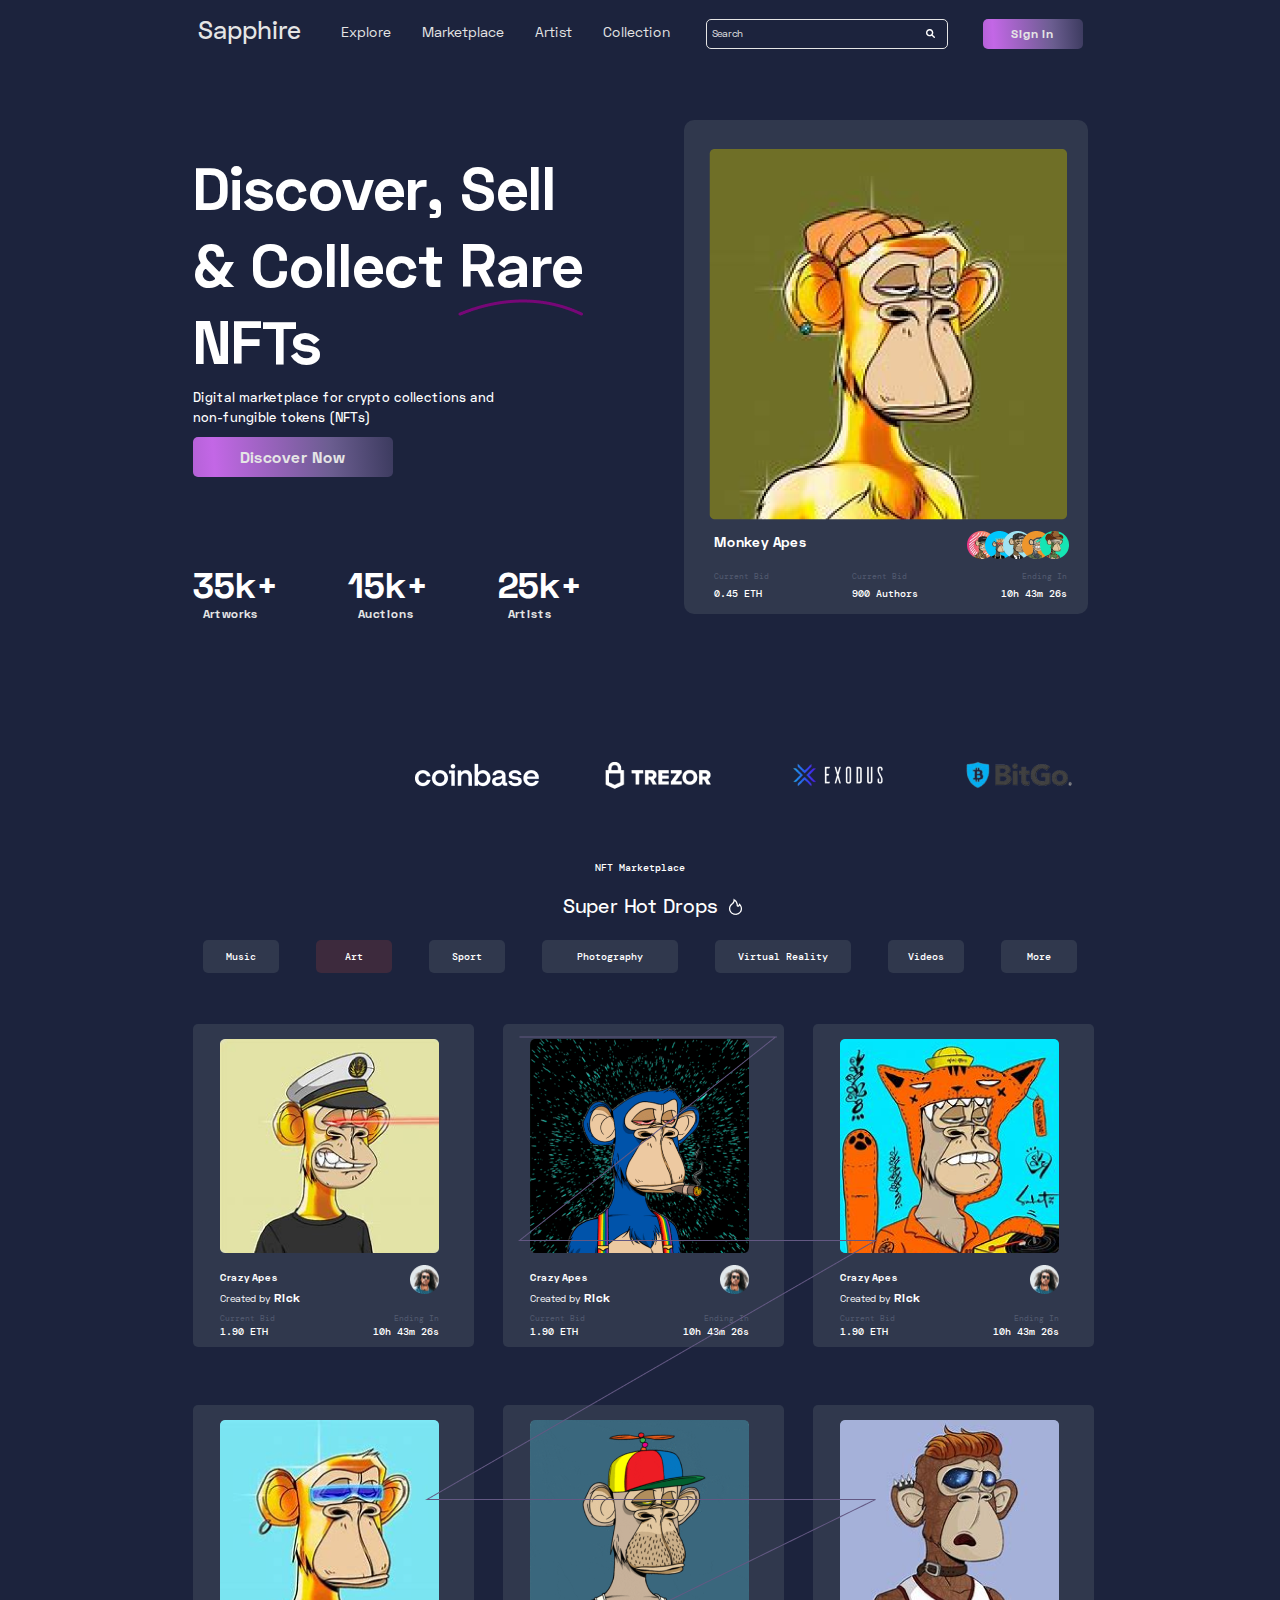
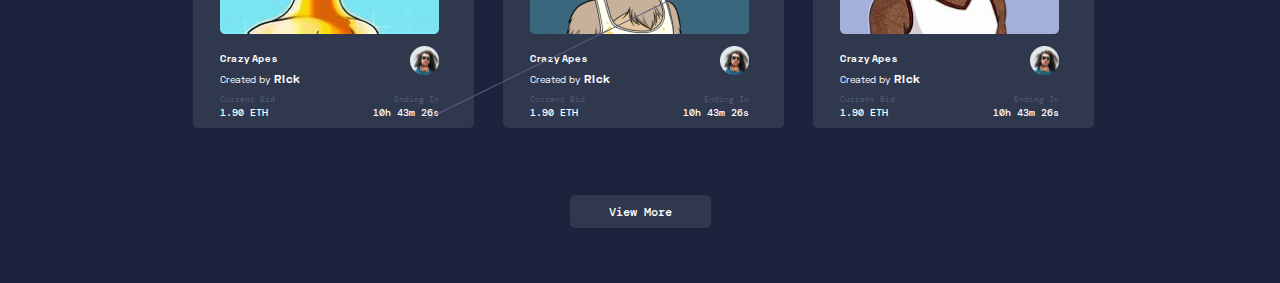
<file: index.html>
<!DOCTYPE html>
<html lang="en">
    <head>
    <meta charset="UTF-8">
    <meta http-equiv="X-UA-Compatible" content="IE=edge">
    <meta name="viewport" content="width=device-width, initial-scale=1.0">
    <link rel="stylesheet" href="css/style.min.css">
    <title>NFT Landing Page</title>
</head>
    <body>   
    <header>
    <div class="container">
        <section class="header">
            <a href="#" class="header__title">Sapphire</a>
            <menu>
                <ul>
                    <li><a href="#">Explore</a></li>
                    <li><a href="#">Marketplace</a></li>
                    <li><a href="#">Artist</a></li>
                    <li><a href="#">Collection</a></li>
                </ul>
            </menu>
            <form class="header__search" action="#">
                <input type="text" placeholder="Search">
                <button class="button button_header">Sign in</button>
            </form>            
    </section>
    </div>  
</header>
    <section class="discover">
    <div class="container">
        <div class="discover__wrapper">
            <div class="discover__descr">
                <div class="discover__title">
                    <h1>Discover, Sell<br>& Collect Rare<br>NFTs</h1>
                    <img src="img/firstline.png" alt="line" class="discover__title-img">
                </div>
                <div class="discover__text">Digital marketplace for crypto collections and <br>
                    non-fungible tokens (NFTs)</div>
                <button class="button button_discover">Discover Now</button>
                <div class="discover__counters">
                    <div class="discover__counters-item">
                        <div class="number">35k+</div>
                        <div class="description">Artworks</div>
                    </div>
                    <div class="discover__counters-item">
                        <div class="number">15k+</div>
                        <div class="description">Auctions</div>
                    </div>
                    <div class="discover__counters-item">
                        <div class="number">25k+</div>
                        <div class="description">Artists</div>
                    </div>
                </div>
            </div>

            <div class="discover__picture">
                <img src="img/monkey.png" alt="" class="discover__img">
                <div class="discover__picture-wrapper">
                    <div class="discover__picture-descr">
                        <div class="title">Monkey   Apes</div>
                        <div class="images">
                            <a href="#"><img src="img/icons/round1.png" alt="round"></a>
                            <a href="#"><img src="img/icons/round2.png" alt="round"></a>
                            <a href="#"><img src="img/icons/round3.png" alt="round"></a>
                            <a href="#"><img src="img/icons/round4.png" alt="round"></a>
                            <a href="#"><img src="img/icons/round5.png" alt="round"></a>
                        </div>
                    </div>
                    <div class="discover__picture-info">
                        <div class="item">
                            <div class="item__title">Current  Bid</div>
                            <div class="item__subtitle">0.45 ETH</div>
                        </div>
                        <div class="item">
                            <div class="item__title">Current  Bid</div>
                            <div class="item__subtitle">900 Authors</div>
                        </div>
                        <div class="item">
                            <div class="item__title">Ending In</div>
                            <div class="item__subtitle">10h 43m 26s</div>
                        </div>
                    </div>
                </div>
            </div>
        </div>
        
        <div class="discover__sponsors">
            <a href="#"><img src="img/logo/coinbase.png" alt="coinbase" class="discover__sponsors-img"></a>
            <a href="#"><img src="img/logo/trezor.png" alt="trezor" class="discover__sponsors-img"></a>
            <a href="#"><img src="img/logo/exodus.png" alt="exodus" class="discover__sponsors-img"></a>
            <a href="#"><img src="img/logo/bitgo.png" alt="bitgo" class="discover__sponsors-img"></a>
        </div> 
    </div>
</section>
    <section class="marketplace">
    <div class="container">
        <div class="marketplace__title">NFT Marketplace</div>
        <div class="marketplace__subtitle">Super Hot Drops</div>
        <div class="marketplace__navigation">
            <button class="button button_marketplace button_marketplace_w76">Music</button>
            <button class="button button_marketplace button_marketplace_w76 button_marketplace_active">Art</button>
            <button class="button button_marketplace button_marketplace_w76">Sport</button>
            <button class="button button_marketplace button_marketplace_w136">Photography</button>
            <button class="button button_marketplace button_marketplace_w136">Virtual Reality</button>
            <button class="button button_marketplace button_marketplace_w76">Videos</button>
            <button class="button button_marketplace button_marketplace_w76">More</button>
        </div>
        <div class="marketplace__wrapper">

            <div class="marketplace__wrapper-item">
                <img src="img/card1.png" alt="monkey" class="marketplace__wrapper-img">
                <div class="marketplace__wrapper-descr">
                    <div class="marketplace__wrapper-descr-text">
                        <div class="marketplace__wrapper-title">Crazy Apes</div>
                        <div class="marketplace__wrapper-subtitle">Created by <span>Rick</span></div>
                    </div>
                    <img src="img/icons/cardround.png" alt="round" class="marketplace__wrapper-descr-icon">
                </div>
                <div class="marketplace__wrapper-info">
                    <div class="item">
                        <div class="item__title">Current Bid</div>
                        <div class="item__subtitle">1.90 ETH</div>
                    </div>
                    <div class="item">
                        <div class="item__title">Ending In</div>
                        <div class="item__subtitle">10h 43m 26s</div>
                    </div>
                </div>
            </div>

            <div class="marketplace__wrapper-item">
                <img src="img/card2.png" alt="monkey" class="marketplace__wrapper-img">
                <div class="marketplace__wrapper-descr">
                    <div class="marketplace__wrapper-descr-text">
                        <div class="marketplace__wrapper-title">Crazy Apes</div>
                        <div class="marketplace__wrapper-subtitle">Created by <span>Rick</span></div>
                    </div>
                    <img src="img/icons/cardround.png" alt="round" class="marketplace__wrapper-descr-icon">
                </div>
                <div class="marketplace__wrapper-info">
                    <div class="item">
                        <div class="item__title">Current Bid</div>
                        <div class="item__subtitle">1.90 ETH</div>
                    </div>
                    <div class="item">
                        <div class="item__title">Ending In</div>
                        <div class="item__subtitle">10h 43m 26s</div>
                    </div>
                </div>
            </div>

            <div class="marketplace__wrapper-item">
                <img src="img/card3.png" alt="monkey" class="marketplace__wrapper-img">
                <div class="marketplace__wrapper-descr">
                    <div class="marketplace__wrapper-descr-text">
                        <div class="marketplace__wrapper-title">Crazy Apes</div>
                        <div class="marketplace__wrapper-subtitle">Created by <span>Rick</span></div>
                    </div>
                    <img src="img/icons/cardround.png" alt="round" class="marketplace__wrapper-descr-icon">
                </div>
                <div class="marketplace__wrapper-info">
                    <div class="item">
                        <div class="item__title">Current Bid</div>
                        <div class="item__subtitle">1.90 ETH</div>
                    </div>
                    <div class="item">
                        <div class="item__title">Ending In</div>
                        <div class="item__subtitle">10h 43m 26s</div>
                    </div>
                </div>
            </div>

            <div class="marketplace__wrapper-item">
                <img src="img/card4.png" alt="monkey" class="marketplace__wrapper-img">
                <div class="marketplace__wrapper-descr">
                    <div class="marketplace__wrapper-descr-text">
                        <div class="marketplace__wrapper-title">Crazy Apes</div>
                        <div class="marketplace__wrapper-subtitle">Created by <span>Rick</span></div>
                    </div>
                    <img src="img/icons/cardround.png" alt="round" class="marketplace__wrapper-descr-icon">
                </div>
                <div class="marketplace__wrapper-info">
                    <div class="item">
                        <div class="item__title">Current Bid</div>
                        <div class="item__subtitle">1.90 ETH</div>
                    </div>
                    <div class="item">
                        <div class="item__title">Ending In</div>
                        <div class="item__subtitle">10h 43m 26s</div>
                    </div>
                </div>
            </div>

            <div class="marketplace__wrapper-item">
                <img src="img/card5.png" alt="monkey" class="marketplace__wrapper-img">
                <div class="marketplace__wrapper-descr">
                    <div class="marketplace__wrapper-descr-text">
                        <div class="marketplace__wrapper-title">Crazy Apes</div>
                        <div class="marketplace__wrapper-subtitle">Created by <span>Rick</span></div>
                    </div>
                    <img src="img/icons/cardround.png" alt="round" class="marketplace__wrapper-descr-icon">
                </div>
                <div class="marketplace__wrapper-info">
                    <div class="item">
                        <div class="item__title">Current Bid</div>
                        <div class="item__subtitle">1.90 ETH</div>
                    </div>
                    <div class="item">
                        <div class="item__title">Ending In</div>
                        <div class="item__subtitle">10h 43m 26s</div>
                    </div>
                </div>
            </div>

            <div class="marketplace__wrapper-item">
                <img src="img/card6.png" alt="monkey" class="marketplace__wrapper-img">
                <div class="marketplace__wrapper-descr">
                    <div class="marketplace__wrapper-descr-text">
                        <div class="marketplace__wrapper-title">Crazy Apes</div>
                        <div class="marketplace__wrapper-subtitle">Created by <span>Rick</span></div>
                    </div>
                    <img src="img/icons/cardround.png" alt="round" class="marketplace__wrapper-descr-icon">
                </div>
                <div class="marketplace__wrapper-info">
                    <div class="item">
                        <div class="item__title">Current Bid</div>
                        <div class="item__subtitle">1.90 ETH</div>
                    </div>
                    <div class="item">
                        <div class="item__title">Ending In</div>
                        <div class="item__subtitle">10h 43m 26s</div>
                    </div>
                </div>
            </div>
            
            <img src="img/vector.png" alt="vector" class="marketplace__wrapper-vector">
        </div>
        <button class="button button_marketplace button_marketplace_nextpage"><a href="./secondpage.html">View More</a></button>

    </div>
</section>
    <script src="js/app.min.js"></script>
    </body>
</html>
</file>
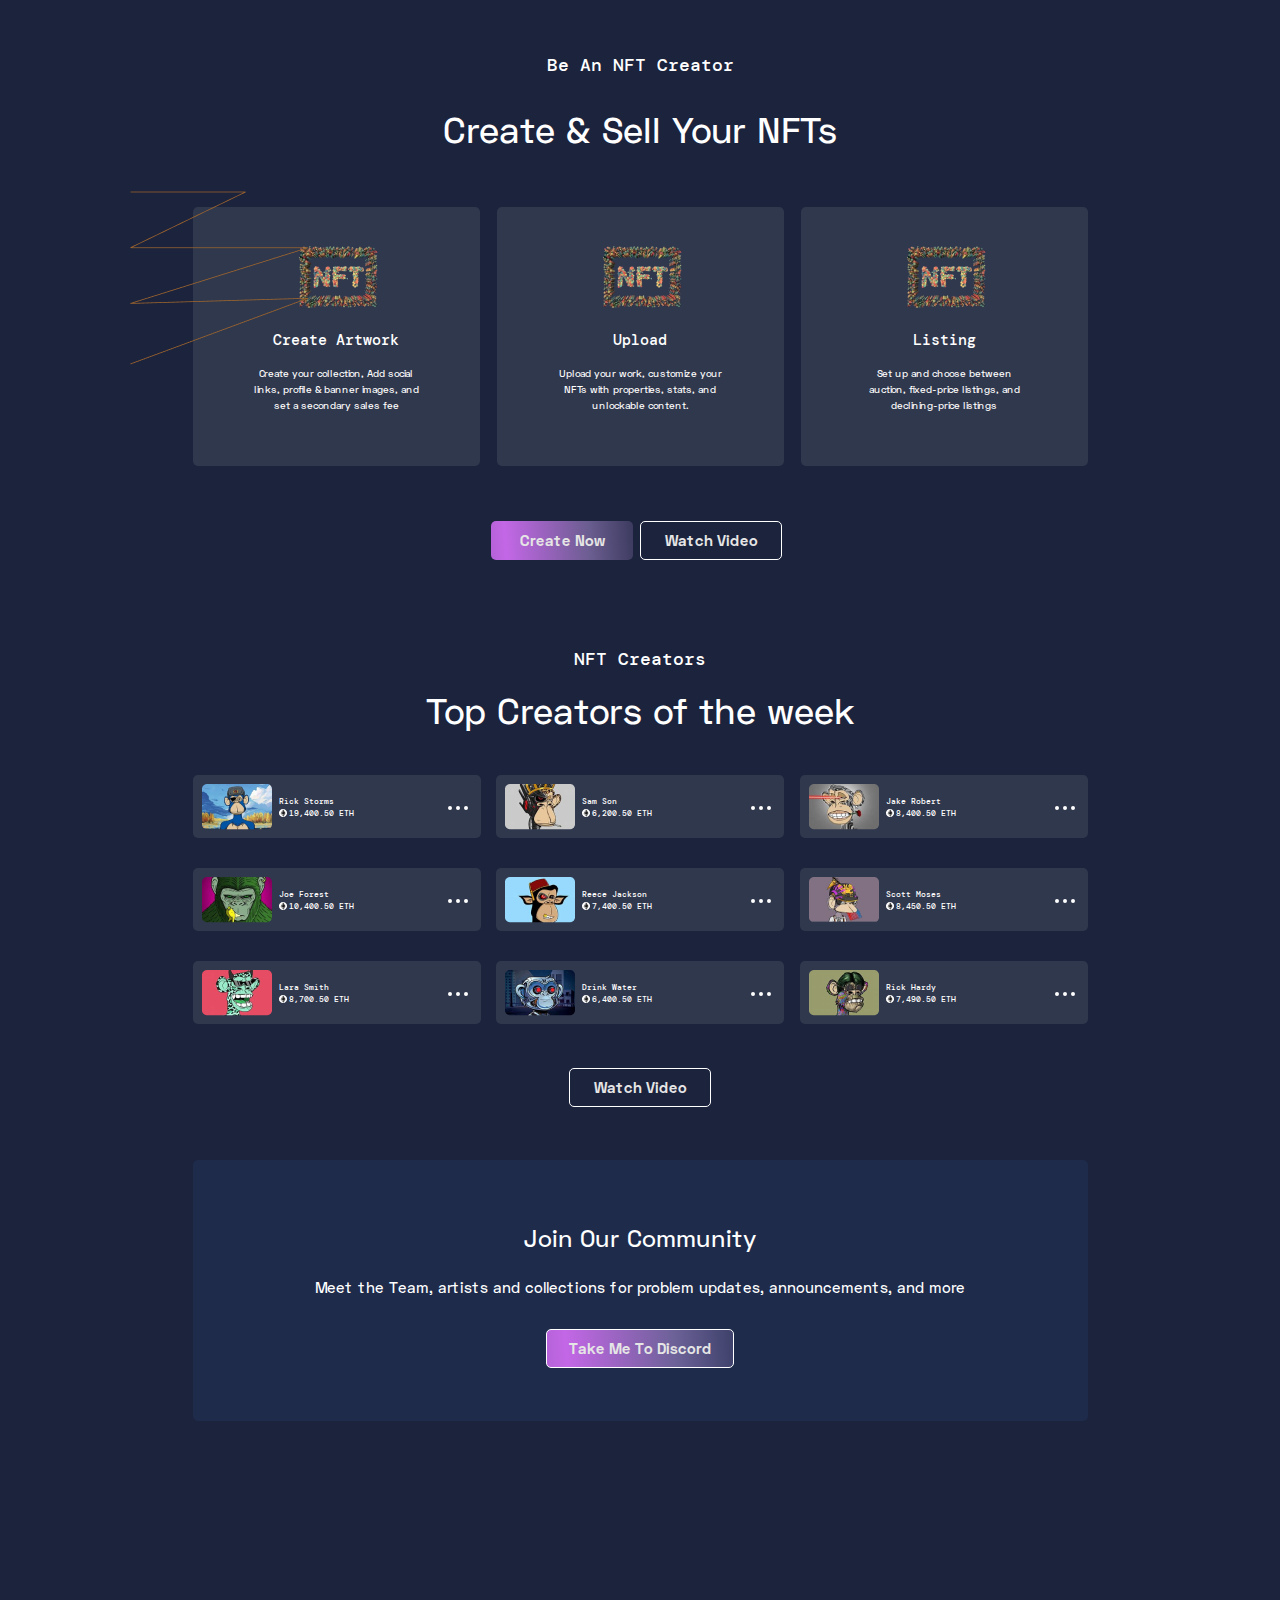
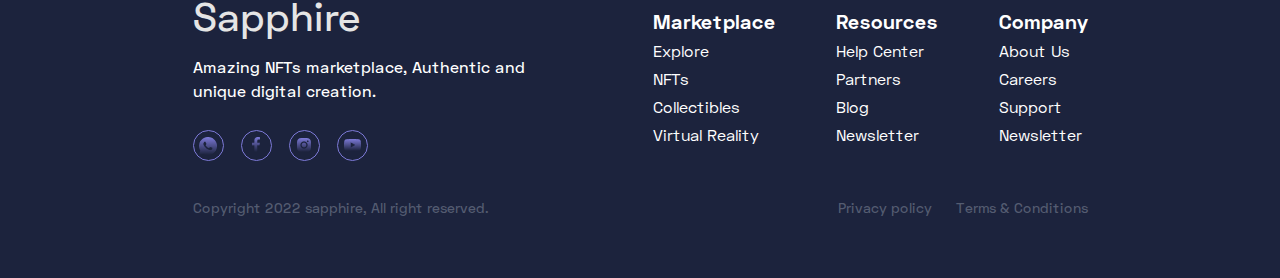
<file: secondpage.html>
<!DOCTYPE html>
<html lang="en">
    <head>
    <meta charset="UTF-8">
    <meta http-equiv="X-UA-Compatible" content="IE=edge">
    <meta name="viewport" content="width=device-width, initial-scale=1.0">
    <link rel="stylesheet" href="css/style.min.css">
    <title>More NFT</title>
</head>
    <body>   
    <section class="creator">
    <div class="container">
        <h2>Be An NFT Creator</h2>
        <div class="subtitle creator__subtitle">Create & Sell Your NFTs</div>
        <div class="creator__wrapper">

            <div class="creator__wrapper-item">
                <img src="img/icons/nfticon.png" alt="nft">
                <div class="item__title">Create Artwork</div>
                <p class="item__description">Create your collection, Add social <br> links, profile & banner images, and <br> set a secondary sales fee</p>
            </div>

            <div class="creator__wrapper-item">
                <img src="img/icons/nfticon.png" alt="nft">
                <div class="item__title">Upload</div>
                <p class="item__description">Upload your work, customize your <br> NFTs with properties, stats, and <br> unlockable content.</p>
            </div>

            <div class="creator__wrapper-item">
                <img src="img/icons/nfticon.png" alt="nft">
                <div class="item__title">Listing</div>
                <p class="item__description">Set up and choose between <br> auction, fixed-price listings, and <br> declining-price listings</p>
            </div>
            
            <img src="img/vector2.png" alt="vector" class="creator__wrapper-vector">
        </div>
        <div class="creator__buttons">
            <button class="button button_create">Create Now</button>
            <button class="button button_create button_create_dark">Watch Video</button>
        </div>
    </div>
</section>
    <section class="week">
    <div class="container">
        <h2>NFT Creators</h2>
        <div class="subtitle week__subtitle">Top Creators of the week</div>
        <div class="week__wrapper">

            <div class="week__wrapper-item">
                <img src="img/secondpage/rickstorms.png" alt="creator">
                <div class="item__descr">
                    <div class="item__descr-title">Rick Storms</div>
                    <div class="item__descr-points">19,400.50 ETH</div>
                </div>
                <div class="item__dots">
                    <span></span>
                    <span></span>
                    <span></span>
                </div>
            </div>
            <div class="week__wrapper-item">

                <img src="img/secondpage/samson.png" alt="creator">
                <div class="item__descr">
                    <div class="item__descr-title">Sam Son</div>
                    <div class="item__descr-points">6,200.50 ETH</div>
                </div>
                <div class="item__dots">
                    <span></span>
                    <span></span>
                    <span></span>
                </div>
            </div>
            <div class="week__wrapper-item">

                <img src="img/secondpage/jakerobert.png" alt="creator">
                <div class="item__descr">
                    <div class="item__descr-title">Jake Robert</div>
                    <div class="item__descr-points">8,400.50 ETH</div>
                </div>
                <div class="item__dots">
                    <span></span>
                    <span></span>
                    <span></span>
                </div>
            </div>
            <div class="week__wrapper-item">

                <img src="img/secondpage/joeforest.png" alt="creator">
                <div class="item__descr">
                    <div class="item__descr-title">Joe Forest</div>
                    <div class="item__descr-points">10,400.50 ETH</div>
                </div>
                <div class="item__dots">
                    <span></span>
                    <span></span>
                    <span></span>
                </div>
            </div>
            <div class="week__wrapper-item">

                <img src="img/secondpage/reecejackson.png" alt="creator">
                <div class="item__descr">
                    <div class="item__descr-title">Reece Jackson</div>
                    <div class="item__descr-points">7,400.50 ETH</div>
                </div>
                <div class="item__dots">
                    <span></span>
                    <span></span>
                    <span></span>
                </div>
            </div>
            <div class="week__wrapper-item">

                <img src="img/secondpage/scottmoses.png" alt="creator">
                <div class="item__descr">
                    <div class="item__descr-title">Scott Moses</div>
                    <div class="item__descr-points">8,450.50 ETH</div>
                </div>
                <div class="item__dots">
                    <span></span>
                    <span></span>
                    <span></span>
                </div>
            </div>
            <div class="week__wrapper-item">

                <img src="img/secondpage/larasmith.png" alt="creator">
                <div class="item__descr">
                    <div class="item__descr-title">Lara Smith</div>
                    <div class="item__descr-points">8,700.50 ETH</div>
                </div>
                <div class="item__dots">
                    <span></span>
                    <span></span>
                    <span></span>
                </div>
            </div>
            <div class="week__wrapper-item">

                <img src="img/secondpage/drinkwater.png" alt="creator">
                <div class="item__descr">
                    <div class="item__descr-title">Drink Water</div>
                    <div class="item__descr-points">6,400.50 ETH</div>
                </div>
                <div class="item__dots">
                    <span></span>
                    <span></span>
                    <span></span>
                </div>
            </div>
            <div class="week__wrapper-item">
                
                <img src="img/secondpage/rickhardy.png" alt="creator">
                <div class="item__descr">
                    <div class="item__descr-title">Rick Hardy</div>
                    <div class="item__descr-points">7,490.50 ETH</div>
                </div>
                <div class="item__dots">
                    <span></span>
                    <span></span>
                    <span></span>
                </div>
            </div>
        </div>
        <div class="button__wrapper"><button class="button button_week">Watch Video</button></div>
    </div>
</section>
    <section class="community">
    <div class="container">
        <div class="community__wrapper">
            <div class="community__wrapper-title">Join Our Community</div>
            <div class="community__wrapper-descr">Meet the Team, artists and collections for problem updates, announcements, and more</div>
            <button class="button button_community">Take Me To Discord</button>
        </div>
    </div>
</section>
    <footer>
    <div class="container">
        <div class="footer__wrapper">
            <div class="footer__contacts">
                <a href="index.html" class="footer__contacts-title">Sapphire</a>
                <div class="footer__contacts-descr">Amazing NFTs marketplace, Authentic and unique
                    digital creation.</div>
                <div class="footer__contacts-socials">
                    <a href="#"><img class="whatsapp" src="img/secondpage/icons/whatsapp.png" alt="whatsapp"></a>
                    <a href="#"><img class="facebook" src="img/secondpage/icons/facebook.png" alt="facebook"></a>
                    <a href="#"><img class="instagram" src="img/secondpage/icons/instagram.png" alt="instagram"></a>
                    <a href="#"><img class="youtube" src="img/secondpage/icons/youtube.png" alt="youtube"></a>
                </div>              
            </div>

            <div class="footer__navigation">
                <div class="footer__navigation-item">
                    <div class="footer__navigation-item-title">Marketplace</div>
                    <ul>
                        <li><a href="#">Explore</a></li>
                        <li><a href="#">NFTs</a></li>
                        <li><a href="#">Collectibles</a></li>
                        <li><a href="#">Virtual Reality</a></li>
                    </ul>
                </div>
    
                <div class="footer__navigation-item">
                    <div class="footer__navigation-item-title">Resources</div>
                    <ul>
                        <li><a href="#">Help Center</a></li>
                        <li><a href="#">Partners</a></li>
                        <li><a href="#">Blog</a></li>
                        <li><a href="#">Newsletter</a></li>
                    </ul>
                </div>
    
                <div class="footer__navigation-item">
                    <div class="footer__navigation-item-title">Company</div>
                    <ul>
                        <li><a href="#">About Us</a></li>
                        <li><a href="#">Careers</a></li>
                        <li><a href="#">Support</a></li>
                        <li><a href="#">Newsletter</a></li>
                    </ul>
                </div>
                
            </div>
        </div>
        <div class="footer__privacy">
            <div class="footer__privacy-rights">Copyright 2022 sapphire, All right reserved.</div>
            <div class="footer__privacy-links">
                <a href="#">Privacy policy</a>
                <a href="#">Terms & Conditions</a>
            </div>
        </div>
    </div>
</footer>
    <script src="js/app.min.js"></script>
    </body>
</html>
</file>
<file: css/style.min.css>
@font-face {
  font-family: DM Mono;
  font-display: swap;
  src: url("../fonts/DMMono-Medium.woff2") format("woff2"), url("../fonts/DMMono-Medium.woff") format("woff");
  font-weight: 500;
  font-style: normal;
}
@font-face {
  font-family: DM Mono;
  font-display: swap;
  src: url("../fonts/DMMono-Regular.woff2") format("woff2"), url("../fonts/DMMono-Regular.woff") format("woff");
  font-weight: 400;
  font-style: normal;
}
@font-face {
  font-family: Space Grotesk;
  font-display: swap;
  src: url("../fonts/SpaceGrotesk-Bold.woff2") format("woff2"), url("../fonts/SpaceGrotesk-Bold.woff") format("woff");
  font-weight: 700;
  font-style: normal;
}
@font-face {
  font-family: Space Grotesk;
  font-display: swap;
  src: url("../fonts/SpaceGrotesk-Medium.woff2") format("woff2"), url("../fonts/SpaceGrotesk-Medium.woff") format("woff");
  font-weight: 500;
  font-style: normal;
}
@font-face {
  font-family: Space Grotesk;
  font-display: swap;
  src: url("../fonts/SpaceGrotesk-Regular.woff2") format("woff2"), url("../fonts/SpaceGrotesk-Regular.woff") format("woff");
  font-weight: 400;
  font-style: normal;
}
/*!
 * Bootstrap Reboot v5.2.0 (https://getbootstrap.com/)
 * Copyright 2011-2022 The Bootstrap Authors
 * Copyright 2011-2022 Twitter, Inc.
 * Licensed under MIT (https://github.com/twbs/bootstrap/blob/main/LICENSE)
 */
:root {
  --bs-blue: #0d6efd;
  --bs-indigo: #6610f2;
  --bs-purple: #6f42c1;
  --bs-pink: #d63384;
  --bs-red: #dc3545;
  --bs-orange: #fd7e14;
  --bs-yellow: #ffc107;
  --bs-green: #198754;
  --bs-teal: #20c997;
  --bs-cyan: #0dcaf0;
  --bs-black: #000;
  --bs-white: #fff;
  --bs-gray: #6c757d;
  --bs-gray-dark: #343a40;
  --bs-gray-100: #f8f9fa;
  --bs-gray-200: #e9ecef;
  --bs-gray-300: #dee2e6;
  --bs-gray-400: #ced4da;
  --bs-gray-500: #adb5bd;
  --bs-gray-600: #6c757d;
  --bs-gray-700: #495057;
  --bs-gray-800: #343a40;
  --bs-gray-900: #212529;
  --bs-primary: #0d6efd;
  --bs-secondary: #6c757d;
  --bs-success: #198754;
  --bs-info: #0dcaf0;
  --bs-warning: #ffc107;
  --bs-danger: #dc3545;
  --bs-light: #f8f9fa;
  --bs-dark: #212529;
  --bs-primary-rgb: 13, 110, 253;
  --bs-secondary-rgb: 108, 117, 125;
  --bs-success-rgb: 25, 135, 84;
  --bs-info-rgb: 13, 202, 240;
  --bs-warning-rgb: 255, 193, 7;
  --bs-danger-rgb: 220, 53, 69;
  --bs-light-rgb: 248, 249, 250;
  --bs-dark-rgb: 33, 37, 41;
  --bs-white-rgb: 255, 255, 255;
  --bs-black-rgb: 0, 0, 0;
  --bs-body-color-rgb: 33, 37, 41;
  --bs-body-bg-rgb: 255, 255, 255;
  --bs-font-sans-serif: system-ui, -apple-system, "Segoe UI", Roboto, "Helvetica Neue", "Noto Sans", "Liberation Sans", Arial, sans-serif, "Apple Color Emoji", "Segoe UI Emoji", "Segoe UI Symbol", "Noto Color Emoji";
  --bs-font-monospace: SFMono-Regular, Menlo, Monaco, Consolas, "Liberation Mono", "Courier New", monospace;
  --bs-gradient: linear-gradient(180deg, rgba(255, 255, 255, 0.15), rgba(255, 255, 255, 0));
  --bs-body-font-family: var(--bs-font-sans-serif);
  --bs-body-font-size: 1rem;
  --bs-body-font-weight: 400;
  --bs-body-line-height: 1.5;
  --bs-body-color: #212529;
  --bs-body-bg: #fff;
  --bs-border-width: 1px;
  --bs-border-style: solid;
  --bs-border-color: #dee2e6;
  --bs-border-color-translucent: rgba(0, 0, 0, 0.175);
  --bs-border-radius: 0.375rem;
  --bs-border-radius-sm: 0.25rem;
  --bs-border-radius-lg: 0.5rem;
  --bs-border-radius-xl: 1rem;
  --bs-border-radius-2xl: 2rem;
  --bs-border-radius-pill: 50rem;
  --bs-link-color: #0d6efd;
  --bs-link-hover-color: #0a58ca;
  --bs-code-color: #d63384;
  --bs-highlight-bg: #fff3cd;
}

*,
*::before,
*::after {
  box-sizing: border-box;
}

@media (prefers-reduced-motion: no-preference) {
  :root {
    scroll-behavior: smooth;
  }
}

body {
  margin: 0;
  font-family: var(--bs-body-font-family);
  font-size: var(--bs-body-font-size);
  font-weight: var(--bs-body-font-weight);
  line-height: var(--bs-body-line-height);
  color: var(--bs-body-color);
  text-align: var(--bs-body-text-align);
  background-color: var(--bs-body-bg);
  -webkit-text-size-adjust: 100%;
  -webkit-tap-highlight-color: rgba(0, 0, 0, 0);
}

hr {
  margin: 1rem 0;
  color: inherit;
  border: 0;
  border-top: 1px solid;
  opacity: 0.25;
}

h6, h5, h4, h3, h2, h1 {
  margin-top: 0;
  margin-bottom: 0.5rem;
  font-weight: 500;
  line-height: 1.2;
}

h1 {
  font-size: calc(1.375rem + 1.5vw);
}
@media (min-width: 1200px) {
  h1 {
    font-size: 2.5rem;
  }
}

h2 {
  font-size: calc(1.325rem + 0.9vw);
}
@media (min-width: 1200px) {
  h2 {
    font-size: 2rem;
  }
}

h3 {
  font-size: calc(1.3rem + 0.6vw);
}
@media (min-width: 1200px) {
  h3 {
    font-size: 1.75rem;
  }
}

h4 {
  font-size: calc(1.275rem + 0.3vw);
}
@media (min-width: 1200px) {
  h4 {
    font-size: 1.5rem;
  }
}

h5 {
  font-size: 1.25rem;
}

h6 {
  font-size: 1rem;
}

p {
  margin-top: 0;
  margin-bottom: 1rem;
}

abbr[title] {
  text-decoration: underline dotted;
  cursor: help;
  text-decoration-skip-ink: none;
}

address {
  margin-bottom: 1rem;
  font-style: normal;
  line-height: inherit;
}

ol,
ul {
  padding-left: 2rem;
}

ol,
ul,
dl {
  margin-top: 0;
  margin-bottom: 1rem;
}

ol ol,
ul ul,
ol ul,
ul ol {
  margin-bottom: 0;
}

dt {
  font-weight: 700;
}

dd {
  margin-bottom: 0.5rem;
  margin-left: 0;
}

blockquote {
  margin: 0 0 1rem;
}

b,
strong {
  font-weight: bolder;
}

small {
  font-size: 0.875em;
}

mark {
  padding: 0.1875em;
  background-color: var(--bs-highlight-bg);
}

sub,
sup {
  position: relative;
  font-size: 0.75em;
  line-height: 0;
  vertical-align: baseline;
}

sub {
  bottom: -0.25em;
}

sup {
  top: -0.5em;
}

a {
  color: var(--bs-link-color);
  text-decoration: underline;
}
a:hover {
  color: var(--bs-link-hover-color);
}

a:not([href]):not([class]), a:not([href]):not([class]):hover {
  color: inherit;
  text-decoration: none;
}

pre,
code,
kbd,
samp {
  font-family: var(--bs-font-monospace);
  font-size: 1em;
}

pre {
  display: block;
  margin-top: 0;
  margin-bottom: 1rem;
  overflow: auto;
  font-size: 0.875em;
}
pre code {
  font-size: inherit;
  color: inherit;
  word-break: normal;
}

code {
  font-size: 0.875em;
  color: var(--bs-code-color);
  word-wrap: break-word;
}
a > code {
  color: inherit;
}

kbd {
  padding: 0.1875rem 0.375rem;
  font-size: 0.875em;
  color: var(--bs-body-bg);
  background-color: var(--bs-body-color);
  border-radius: 0.25rem;
}
kbd kbd {
  padding: 0;
  font-size: 1em;
}

figure {
  margin: 0 0 1rem;
}

img,
svg {
  vertical-align: middle;
}

table {
  caption-side: bottom;
  border-collapse: collapse;
}

caption {
  padding-top: 0.5rem;
  padding-bottom: 0.5rem;
  color: #6c757d;
  text-align: left;
}

th {
  text-align: inherit;
  text-align: -webkit-match-parent;
}

thead,
tbody,
tfoot,
tr,
td,
th {
  border-color: inherit;
  border-style: solid;
  border-width: 0;
}

label {
  display: inline-block;
}

button {
  border-radius: 0;
}

button:focus:not(:focus-visible) {
  outline: 0;
}

input,
button,
select,
optgroup,
textarea {
  margin: 0;
  font-family: inherit;
  font-size: inherit;
  line-height: inherit;
}

button,
select {
  text-transform: none;
}

[role=button] {
  cursor: pointer;
}

select {
  word-wrap: normal;
}
select:disabled {
  opacity: 1;
}

[list]:not([type=date]):not([type=datetime-local]):not([type=month]):not([type=week]):not([type=time])::-webkit-calendar-picker-indicator {
  display: none !important;
}

button,
[type=button],
[type=reset],
[type=submit] {
  -webkit-appearance: button;
}
button:not(:disabled),
[type=button]:not(:disabled),
[type=reset]:not(:disabled),
[type=submit]:not(:disabled) {
  cursor: pointer;
}

::-moz-focus-inner {
  padding: 0;
  border-style: none;
}

textarea {
  resize: vertical;
}

fieldset {
  min-width: 0;
  padding: 0;
  margin: 0;
  border: 0;
}

legend {
  float: left;
  width: 100%;
  padding: 0;
  margin-bottom: 0.5rem;
  font-size: calc(1.275rem + 0.3vw);
  line-height: inherit;
}
@media (min-width: 1200px) {
  legend {
    font-size: 1.5rem;
  }
}
legend + * {
  clear: left;
}

::-webkit-datetime-edit-fields-wrapper,
::-webkit-datetime-edit-text,
::-webkit-datetime-edit-minute,
::-webkit-datetime-edit-hour-field,
::-webkit-datetime-edit-day-field,
::-webkit-datetime-edit-month-field,
::-webkit-datetime-edit-year-field {
  padding: 0;
}

::-webkit-inner-spin-button {
  height: auto;
}

[type=search] {
  outline-offset: -2px;
  -webkit-appearance: textfield;
}

/* rtl:raw:
[type="tel"],
[type="url"],
[type="email"],
[type="number"] {
  direction: ltr;
}
*/
::-webkit-search-decoration {
  -webkit-appearance: none;
}

::-webkit-color-swatch-wrapper {
  padding: 0;
}

::file-selector-button {
  font: inherit;
  -webkit-appearance: button;
}

output {
  display: inline-block;
}

iframe {
  border: 0;
}

summary {
  display: list-item;
  cursor: pointer;
}

progress {
  vertical-align: baseline;
}

[hidden] {
  display: none !important;
}

.header {
  height: 60px;
  display: flex;
  justify-content: center;
  align-items: center;
}
.header__title {
  font-family: "Space Grotesk";
  font-weight: 500;
  font-size: 25px;
  color: #E5E5E5;
  cursor: pointer;
}
.header menu ul {
  padding-inline-start: 0px;
  width: 330px;
  height: 100%;
  display: flex;
  justify-content: space-between;
}
.header menu ul li {
  padding-top: 20px;
}
.header menu ul a {
  font-family: "Space Grotesk";
  font-weight: 400;
  font-size: 14px;
  color: #E5E5E5;
  transition: 0.3s all;
}
.header menu ul a:hover {
  font-size: 16px;
}
.header__search {
  margin: 7px 0 0 35px;
  display: flex;
  align-items: center;
}
.header input {
  position: relative;
  margin-right: 35px;
  width: 242px;
  height: 30px;
  background: #1C233D url("../img/icons/search.svg") 95% 50% no-repeat;
  border: 1px solid #E5E5E5;
  border-radius: 5px;
  padding: 5px;
  color: #E5E5E5;
  font-size: 15px;
}
.header input::placeholder {
  position: absolute;
  top: 7px;
  font-family: "Space Grotesk";
  font-style: normal;
  font-weight: 400;
  font-size: 10px;
  color: #E5E5E5;
}

.discover {
  padding-top: 60px;
}
.discover__wrapper {
  display: flex;
  justify-content: space-between;
}
.discover__descr {
  padding-top: 29px;
}
.discover__title {
  position: relative;
}
.discover__title h1 {
  font-family: "Space Grotesk";
  font-weight: 700;
  font-size: 60px;
  line-height: 77px;
  color: #FFFFFF;
}
.discover__title img {
  position: absolute;
  top: 65%;
  right: 0%;
}
.discover__text {
  font-family: "Space Grotesk";
  font-style: normal;
  font-weight: 500;
  font-size: 13px;
  color: #FFFFFF;
}
.discover__counters {
  margin-top: 81px;
  width: 100%;
  display: flex;
  justify-content: space-between;
}
.discover__counters-item .number {
  font-family: "Space Grotesk";
  font-weight: 700;
  font-size: 36px;
  color: #FFFFFF;
}
.discover__counters-item .description {
  margin-left: 10px;
  margin-top: -7px;
  font-family: "Space Grotesk";
  font-weight: 700;
  font-size: 12px;
  color: #E5E5E5;
}
.discover__picture {
  height: 494px;
  width: 404px;
  border-radius: 10px;
  background: #30384D;
  padding: 29px 21px 18px 25px;
}
.discover__picture .discover__img {
  display: block;
  margin: 0 auto;
  width: 100%;
}
.discover__picture-wrapper {
  margin-top: 11px;
  padding-left: 5px;
}
.discover__picture-descr {
  display: flex;
  justify-content: space-between;
}
.discover__picture-descr .title {
  font-family: "Space Grotesk";
  font-weight: 700;
  font-size: 14px;
  color: #FFFFFF;
}
.discover__picture-descr .images {
  position: relative;
  width: 100px;
}
.discover__picture-descr .images a {
  margin-right: -15px;
}
.discover__picture-descr .images a img:hover {
  width: 30px;
}
.discover__picture-info {
  display: flex;
  justify-content: space-between;
}
.discover__picture-info .item {
  display: flex;
  flex-direction: column;
  margin-top: 11px;
}
.discover__picture-info .item:last-child {
  align-items: flex-end;
}
.discover__picture-info .item__title {
  font-family: "DM Mono";
  font-weight: 400;
  font-size: 8px;
  color: #545C71;
}
.discover__picture-info .item__subtitle {
  margin-top: 4px;
  font-family: "DM Mono";
  font-weight: 500;
  font-size: 10px;
  color: #FFFFFF;
}
.discover__sponsors {
  margin-top: 127px;
  padding-left: 216px;
  display: flex;
  justify-content: space-between;
}

.marketplace {
  margin-top: 60px;
}
.marketplace__title {
  font-family: "DM Mono";
  font-weight: 500;
  font-size: 10px;
  color: #fff;
  text-align: center;
}
.marketplace__subtitle {
  position: relative;
  margin-top: 15px;
  font-family: "Space Grotesk";
  font-weight: 500;
  font-size: 20px;
  color: #FFFFFF;
  text-align: center;
}
.marketplace__subtitle:after {
  margin-top: 8px;
  margin-left: 10px;
  content: "";
  position: absolute;
  background: #1C233D url("../../img/fire.png") 50% 50% no-repeat;
  z-index: 50;
  width: 15px;
  height: 17px;
}
.marketplace__navigation {
  padding-left: 10px;
  padding-right: 10px;
  display: flex;
  justify-content: space-between;
  margin-top: 20px;
}
.marketplace__wrapper {
  position: relative;
  display: grid;
  grid-template-columns: repeat(3, 1fr);
  grid-template-rows: repeat(2, 323px);
  row-gap: 58px;
  grid-auto-rows: auto;
  column-gap: 29px;
  margin-top: 51px;
}
.marketplace__wrapper-item {
  background-color: #30384D;
  border-radius: 5px;
  padding: 15px 35px 17px 27px;
}
.marketplace__wrapper-descr {
  display: flex;
  justify-content: space-between;
}
.marketplace__wrapper-descr img {
  margin-top: 12px;
  width: 29px;
  height: 29px;
}
.marketplace__wrapper-descr-text {
  margin-top: 17px;
}
.marketplace__wrapper-title {
  font-family: "Space Grotesk";
  font-weight: 700;
  font-size: 10px;
  color: #FFFFFF;
}
.marketplace__wrapper-subtitle {
  margin-top: 4px;
  font-family: "Space Grotesk";
  font-weight: 400;
  font-size: 10px;
  color: #FFFFFF;
}
.marketplace__wrapper-subtitle span {
  font-weight: 700;
  font-size: 12px;
}
.marketplace__wrapper-info {
  margin-top: 5px;
  display: flex;
  justify-content: space-between;
}
.marketplace__wrapper-info .item {
  display: flex;
  flex-direction: column;
}
.marketplace__wrapper-info .item:last-child {
  align-items: flex-end;
}
.marketplace__wrapper-info .item__title {
  font-family: "DM Mono";
  font-weight: 400;
  font-size: 8px;
  color: #545C71;
}
.marketplace__wrapper-info .item__subtitle {
  font-family: "DM Mono";
  font-weight: 500;
  font-size: 10px;
  color: #FFFFFF;
}
.marketplace__wrapper-vector {
  position: absolute;
  top: 12px;
  left: 26%;
}

.creator {
  padding: 55px 0 89px 0;
}
.creator__subtitle {
  margin-top: 30px;
}
.creator__wrapper {
  position: relative;
  display: flex;
  justify-content: space-between;
  margin-top: 54px;
}
.creator__wrapper-item {
  background-color: #30384D;
  border-radius: 5px;
  padding: 33px 61px 60px 61px;
  width: 287px;
  height: 259px;
}
.creator__wrapper-item img {
  display: block;
  margin: 0 auto;
}
.creator__wrapper-item .item__title {
  margin-top: 17px;
  text-align: center;
  font-family: "DM Mono";
  font-weight: 500;
  font-size: 15px;
  color: #FFFFFF;
}
.creator__wrapper-item p {
  margin-top: 14px;
  text-align: center;
  font-family: "Space Grotesk";
  font-weight: 500;
  font-size: 10px;
  line-height: 16px;
  color: #FFFFFF;
}
.creator__wrapper-vector {
  position: absolute;
  left: -7%;
  top: -6%;
}
.creator__buttons {
  display: flex;
  justify-content: center;
  margin-top: 55px;
}

.week__subtitle {
  margin-top: 18px;
}
.week__wrapper {
  margin-top: 41px;
  display: flex;
  justify-content: space-between;
  flex-wrap: wrap;
}
.week__wrapper-item {
  margin-bottom: 30px;
  position: relative;
  border-radius: 5px;
  padding: 9px 12px 9px 9px;
  width: 288px;
  height: 63px;
  background-color: #30384D;
  display: flex;
  align-items: center;
}
.week__wrapper-item .item__descr {
  margin-left: 7px;
}
.week__wrapper-item .item__descr-title {
  font-family: "DM Mono";
  font-weight: 500;
  font-size: 8px;
  color: #FFFFFF;
}
.week__wrapper-item .item__descr-points {
  position: relative;
  font-family: "DM Mono";
  font-weight: 500;
  font-size: 8px;
  color: #FFFFFF;
  margin-left: 10px;
}
.week__wrapper-item .item__descr-points:before {
  position: absolute;
  z-index: 1000;
  left: -10px;
  top: 1px;
  content: url("../img/secondpage/before.png");
  background: #30384D 10px 10px no-repeat;
}
.week__wrapper-item .item__dots {
  position: absolute;
  height: 2px;
  display: flex;
  width: 20px;
  justify-content: space-between;
  right: 13px;
}
.week__wrapper-item .item__dots span {
  border: 2px solid white;
  border-radius: 100%;
  background-color: #fff;
}

.community {
  margin-top: 53px;
}
.community__wrapper {
  padding-top: 60px;
  padding-bottom: 62px;
  width: 100%;
  height: 261px;
  background-color: #1E2B4B;
  border-radius: 5px;
}
.community__wrapper-title {
  font-family: "Space Grotesk";
  font-weight: 500;
  font-size: 24px;
  color: #FFFFFF;
  text-align: center;
}
.community__wrapper-descr {
  text-align: center;
  margin-top: 20px;
  font-family: "Space Grotesk";
  font-weight: 500;
  font-size: 15px;
  color: #FFFFFF;
}

footer {
  margin-top: 165px;
  margin-bottom: 60px;
}
footer .footer__wrapper {
  display: flex;
  justify-content: space-between;
}
footer .footer__contacts {
  max-width: 380px;
}
footer .footer__contacts-title {
  font-family: "Space Grotesk";
  font-weight: 500;
  font-size: 40px;
  color: #E5E5E5;
}
footer .footer__contacts-descr {
  margin-top: 9px;
  font-family: "Space Grotesk";
  font-weight: 500;
  font-size: 16px;
  color: #FFFFFF;
}
footer .footer__contacts-socials {
  width: 175px;
  margin-top: 27px;
  display: flex;
  justify-content: space-between;
}
footer .footer__contacts-socials a {
  position: relative;
  width: 31px;
  height: 31px;
  border: 1px solid #7D7AD8;
  border-radius: 100%;
  transition: 0.5s all;
}
footer .footer__contacts-socials a:hover {
  border: 1px solid #fff;
}
footer .footer__contacts-socials a img {
  position: absolute;
}
footer .footer__contacts-socials a .whatsapp {
  top: 6px;
  left: 5px;
}
footer .footer__contacts-socials a .facebook {
  top: 6px;
  left: 10px;
}
footer .footer__contacts-socials a .instagram {
  top: 7px;
  left: 7px;
}
footer .footer__contacts-socials a .youtube {
  top: 8px;
  left: 6px;
}
footer .footer__navigation {
  display: flex;
  justify-content: space-between;
  width: 435px;
  margin-top: 20px;
}
footer .footer__navigation-item-title {
  font-family: "Space Grotesk";
  font-weight: 700;
  font-size: 20px;
  color: #FFFFFF;
}
footer .footer__navigation-item ul {
  margin: 0;
  padding: 0;
}
footer .footer__navigation-item ul li {
  margin-top: 3px;
}
footer .footer__navigation-item ul li a {
  font-family: "Space Grotesk";
  font-weight: 400;
  font-size: 16px;
  color: #FFFFFF;
}
footer .footer__privacy {
  margin-top: 36px;
  display: flex;
  justify-content: space-between;
}
footer .footer__privacy-rights {
  font-family: "Space Grotesk";
  font-weight: 500;
  font-size: 14px;
  color: #545C71;
}
footer .footer__privacy-links {
  width: 250px;
  display: flex;
  justify-content: space-between;
}
footer .footer__privacy-links a {
  font-family: "Space Grotesk";
  font-weight: 500;
  font-size: 14px;
  color: #545C71;
}

body {
  background-color: #1C233D;
  font-family: sans-serif;
}

.container {
  width: 895px;
  margin: 0 auto;
}

a {
  text-decoration: none;
  color: #fff;
}
a:hover {
  color: #fff;
}

li {
  list-style-type: none;
}

.subtitle {
  font-family: "Space Grotesk";
  font-weight: 500;
  font-size: 36px;
  line-height: 46px;
  color: #FFFFFF;
  text-align: center;
}

h2 {
  text-align: center;
  font-family: "DM Mono";
  font-weight: 500;
  font-size: 18px;
  color: #fff;
}

.button {
  background: linear-gradient(85.76deg, rgba(191, 196, 238, 0.0945738) -105.02%, #C367E6 10.94%, rgba(193, 157, 235, 0.478211) 68.67%, rgba(190, 206, 239, 0) 121.57%);
  border-radius: 5px;
  border: none;
  font-family: "Space Grotesk";
  font-weight: 700;
  color: #E5E5E5;
  transition: 0.3s all;
}
.button_header {
  height: 30px;
  width: 100px;
  font-size: 12px;
}
.button_header:hover {
  background-color: pink;
  font-size: 14px;
}
.button_discover {
  margin-top: 10px;
  width: 200px;
  height: 40px;
  font-size: 16px;
}
.button_discover:hover {
  font-size: 17px;
  background-color: pink;
}
.button_marketplace {
  height: 33px;
  background: #30384D;
  font-family: "DM Mono";
  font-weight: 500;
  font-size: 10px;
  color: #FFFFFF;
}
.button_marketplace_w76 {
  width: 76px;
}
.button_marketplace_w136 {
  width: 136px;
}
.button_marketplace_active {
  background-color: #3D2A3D;
}
.button_marketplace_nextpage {
  display: block;
  margin: 0 auto;
  margin-top: 67px;
  margin-bottom: 55px;
  width: 141px;
  height: 33px;
  background: #30384D;
  font-size: 12px;
}
.button_marketplace_nextpage a {
  color: #fff;
}
.button_create {
  width: 142px;
  height: 39px;
  margin-right: 7px;
  font-size: 15px;
}
.button_create:hover {
  font-size: 16px;
}
.button_create_dark {
  border: 1px solid #FFFFFF;
  background: #1C233D;
}
.button .middle {
  display: block;
  margin: 0 auto;
}
.button_week {
  margin: 0 auto;
  margin-top: 14px;
  display: block;
  width: 142px;
  height: 39px;
  font-size: 15px;
  border: 1px solid #FFFFFF;
  background: #1C233D;
}
.button_week:hover {
  font-size: 16px;
}
.button_community {
  display: block;
  margin: 0 auto;
  margin-top: 30px;
  width: 188px;
  height: 39px;
  font-size: 15px;
  border: 1px solid #FFFFFF;
}
.button_community:hover {
  font-size: 16px;
}

@media (max-width: 1200px) {
  .container {
    width: 960px;
  }
}
@media (max-width: 1024px) {
  .container {
    width: 720px;
  }
  .header menu ul {
    justify-content: space-around;
  }
  .header__search {
    margin-left: 15px;
  }
  .header__search input {
    width: 150px;
    margin-right: 15px;
  }
}
@media (max-width: 767px) {
  .container {
    width: 540px;
  }
  .header menu {
    display: none;
  }
  .header__search {
    margin-left: 30px;
  }
  .header input {
    width: 200px;
    margin-right: 35px;
  }
}
@media (max-width: 575px) {
  .container {
    width: 320px;
  }
  .header__title {
    font-size: 23px;
  }
  .header__search {
    margin-left: 10px;
  }
  .header input {
    width: 100px;
    margin-right: 10px;
  }
}
/* @media (max-width: 1200px) {
    .container {
        width: 960px;
    }
} */
@media (max-width: 1024px) {
  .container {
    width: 720px;
  }
  .discover__title h1 {
    font-size: 45px;
  }
  .discover__picture {
    width: 380px;
  }
  .discover__sponsors {
    padding-left: 150px;
  }
}
@media (max-width: 767px) {
  .container {
    width: 540px;
  }
  .discover {
    padding-top: 30px;
  }
  .discover__wrapper {
    flex-direction: column;
    align-items: center;
  }
  .discover__descr {
    padding-top: 0;
  }
  .discover__text {
    text-align: center;
  }
  .discover__sponsors {
    margin: 0 auto;
    margin-top: 15px;
    padding-left: 0;
    justify-content: center;
    flex-wrap: wrap;
  }
  .discover__counters {
    margin-top: 40px;
  }
  .discover__picture {
    margin-top: 20px;
  }
  .discover .button_discover {
    display: block;
    margin: 10px auto;
  }
}
@media (max-width: 575px) {
  .container {
    width: 320px;
  }
  .discover__picture {
    width: 308px;
    height: 405px;
  }
}
@media (max-width: 1200px) {
  .container {
    width: 960px;
  }
}
@media (max-width: 1024px) {
  .container {
    width: 720px;
  }
  .marketplace__wrapper {
    grid-template-columns: repeat(2, 1fr);
    grid-template-rows: repeat(2, 323px);
  }
}
@media (max-width: 767px) {
  .container {
    width: 540px;
  }
  .marketplace__wrapper {
    justify-content: center;
    grid-template-columns: repeat(1, 300px);
    grid-template-rows: repeat(2, 323px);
  }
  .marketplace__wrapper-vector {
    display: none;
  }
  .marketplace__navigation {
    flex-wrap: wrap;
    justify-content: center;
  }
  .button_marketplace {
    margin: 5px 5px;
  }
  .button_marketplace_nextpage {
    margin: 0 auto;
    margin-top: 30px;
    margin-bottom: 20px;
  }
}
@media (max-width: 575px) {
  .container {
    width: 320px;
  }
}
@media (max-width: 1200px) {
  .container {
    width: 960px;
  }
  .container .creator__wrapper-vector {
    display: none;
  }
}
@media (max-width: 1024px) {
  .container {
    width: 720px;
  }
  .container .creator__wrapper-item {
    width: 225px;
    height: 244px;
    padding: 32px 20px 14px 20px;
  }
}
@media (max-width: 767px) {
  .container {
    width: 540px;
  }
  .container .creator__wrapper {
    align-items: center;
    flex-direction: column;
  }
  .container .creator__wrapper-item {
    margin-bottom: 10px;
  }
}
@media (max-width: 575px) {
  .container {
    width: 320px;
  }
}
@media (max-width: 1200px) {
  .container {
    width: 960px;
  }
}
@media (max-width: 1024px) {
  .container {
    width: 720px;
  }
}
@media (max-width: 767px) {
  .container {
    width: 540px;
  }
  .container .week__wrapper {
    flex-direction: column;
    align-items: center;
  }
  .container .week__wrapper-item {
    width: 100%;
  }
  .container .week__wrapper-item .item__descr-title {
    font-size: 12px;
  }
  .container .week__wrapper-item .item__descr-points {
    font-size: 10px;
  }
}
@media (max-width: 575px) {
  .container {
    width: 320px;
  }
}
@media (max-width: 1200px) {
  .container {
    width: 960px;
  }
}
@media (max-width: 1024px) {
  .container {
    width: 720px;
  }
}
@media (max-width: 767px) {
  .container {
    width: 540px;
  }
}
@media (max-width: 575px) {
  .container {
    width: 320px;
  }
  .container .community__wrapper-title {
    font-size: 20px;
  }
  .container .community__wrapper-descr {
    font-size: 12px;
  }
}
@media (max-width: 1200px) {
  .container {
    width: 960px;
  }
}
@media (max-width: 1024px) {
  .container {
    width: 720px;
  }
  .container .footer__contacts {
    max-width: 335px;
  }
}
@media (max-width: 767px) {
  footer {
    margin-top: 50px;
  }
  .container {
    width: 540px;
  }
  .container .footer__wrapper {
    flex-direction: column;
    align-items: center;
  }
  .container .footer__wrapper .footer__contacts {
    display: flex;
    flex-direction: column;
    align-items: center;
  }
  .container .footer__wrapper .footer__contacts-descr {
    text-align: center;
  }
  .container .footer__privacy-rights {
    font-size: 10px;
  }
  .container .footer__privacy-links a {
    font-size: 10px;
  }
}
@media (max-width: 575px) {
  .container {
    width: 320px;
  }
  .container .footer__navigation {
    width: 310px;
  }
  .container .footer__navigation-item-title {
    font-size: 16px;
  }
}
</file>
